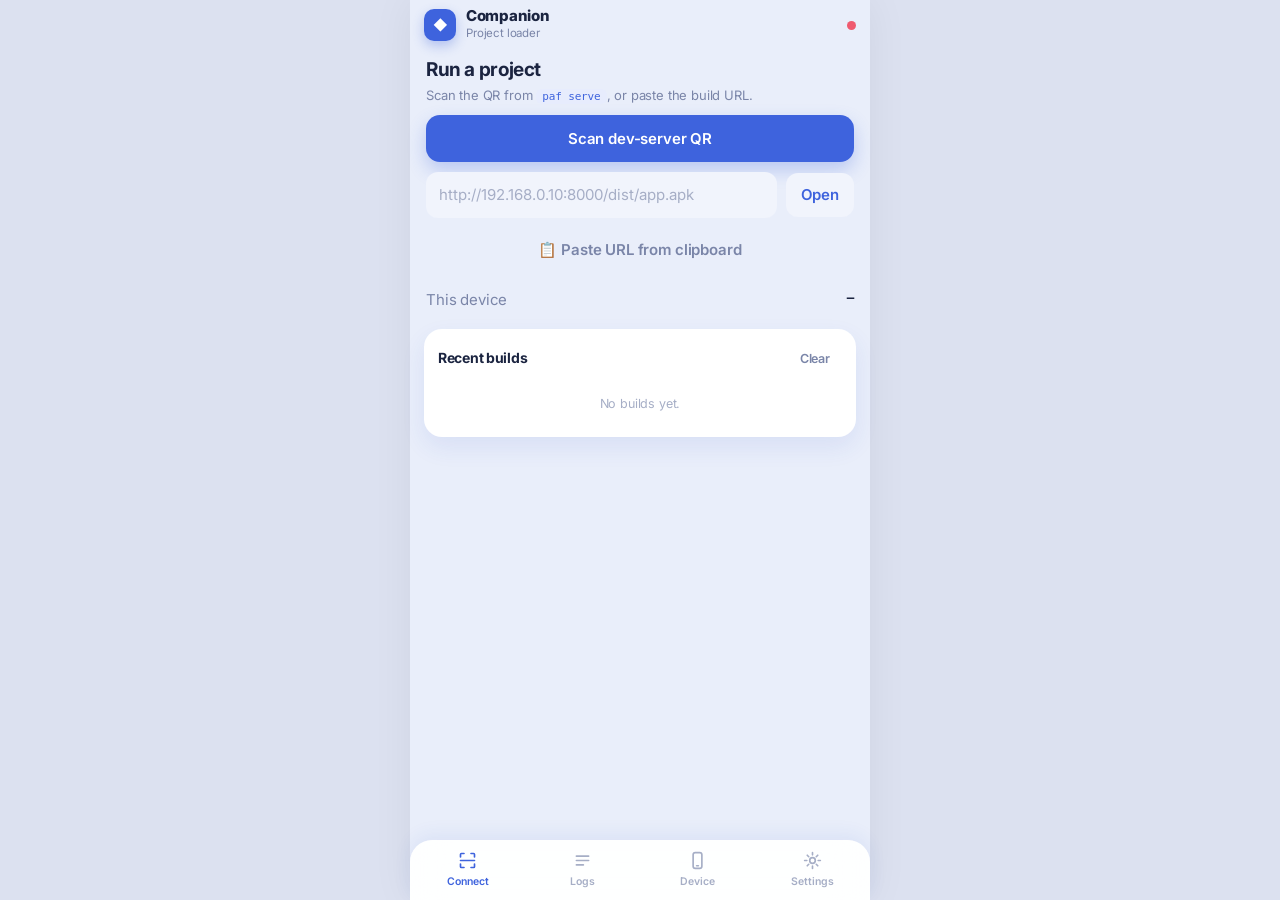
<file: companion/app/index.html>
<!DOCTYPE html>
<html lang="en">
<head>
  <meta charset="UTF-8">
  <meta name="viewport" content="width=device-width, initial-scale=1.0, maximum-scale=1.0, user-scalable=no, viewport-fit=cover">
  <title>ENPAF Companion</title>
  <script src="js/html5-qrcode.min.js"></script>
  <link rel="stylesheet" href="css/style.css">
  <link href="https://fonts.googleapis.com/css2?family=Inter:wght@400;500;600;700;800&display=swap" rel="stylesheet">
</head>
<body>

  <!-- Biometric lock overlay -->
  <div id="lock" class="lock hidden">
    <div class="lock-card">
      <div class="lock-logo">◆</div>
      <h1>ENPAF Companion</h1>
      <p class="muted">Locked — authenticate to continue</p>
      <button id="lock-btn" class="btn btn-primary btn-lg">🔓 Unlock</button>
      <p id="lock-msg" class="muted small"></p>
    </div>
  </div>

  <!-- Top app bar -->
  <header class="appbar">
    <div class="brand">
      <span class="logo">◆</span>
      <div>
        <div class="title" id="appbar-title">Companion</div>
        <div class="sub" id="appbar-sub">Project loader</div>
      </div>
    </div>
    <span class="conn-chip" id="conn-chip" title="Bridge status"></span>
  </header>

  <main id="app" class="content">

    <!-- ───────── Connect (loader) ───────── -->
    <section data-view="connect" class="view active">

      <div id="perm-banner" class="card warn-card hidden">
        <div><b>Installing apps is blocked</b><span class="muted small d-block">Allow ENPAF Companion to install apps so it can load your builds.</span></div>
        <button id="btn-allow-install" class="btn btn-primary full mt">Allow installs</button>
      </div>

      <div class="card hero">
        <h2>Run a project</h2>
        <p class="muted">Scan the QR from <code>paf serve</code>, or paste the build URL.</p>
        <button id="btn-scan" class="btn btn-primary btn-lg full">Scan dev-server QR</button>
        <div class="row mt">
          <input id="manual-url" class="input grow" placeholder="http://192.168.0.10:8000/dist/app.apk" inputmode="url">
          <button id="btn-manual" class="btn btn-secondary">Open</button>
        </div>
        <div class="row mt">
          <button id="btn-paste" class="btn btn-ghost grow">📋 Paste URL from clipboard</button>
        </div>
        <div class="kv mt"><span>This device</span><b id="net-self" class="mono small">—</b></div>
      </div>

      <div id="reader-card" class="card hidden">
        <div id="reader"></div>
        <button id="btn-close-scanner" class="btn btn-secondary full mt">Cancel</button>
      </div>

      <!-- Connect / install flow -->
      <div id="flow-card" class="card hidden">
        <div class="step">
          <div class="step-head"><span class="step-ic">📡</span><div><b>Network</b><span class="muted small d-block">Be on the dev machine's Wi-Fi</span></div></div>
          <div class="kv"><span>Server Wi-Fi</span><b id="flow-ssid">—</b></div>
          <div class="kv"><span>Build URL</span><b id="flow-url" class="mono small">—</b></div>
          <div id="flow-status" class="status-line warn">Waiting for server…</div>
          <div class="row">
            <button id="btn-wifi-connect" class="btn btn-secondary grow">Connect Wi-Fi</button>
            <button id="btn-wifi-settings" class="btn btn-ghost">Settings</button>
          </div>
        </div>
        <div class="step">
          <button id="btn-install" class="btn btn-success btn-lg full">Download &amp; Install</button>
          <div id="progress" class="progress hidden"><div id="progress-fill" class="progress-fill"></div></div>
          <div id="progress-text" class="muted small center hidden">0%</div>
        </div>
        <div class="kv-row">
          <div><b>Auto-reload watch</b><span class="muted small d-block">Alert when this build changes on the server</span></div>
          <label class="switch"><input type="checkbox" id="watch-toggle"><span class="slider"></span></label>
        </div>
        <div class="row mt">
          <button id="btn-fav-add" class="btn btn-ghost grow">☆ Save to favorites</button>
          <button id="btn-flow-back" class="btn btn-ghost">← Back</button>
        </div>
      </div>

      <div id="fav-card" class="card hidden">
        <div class="card-head"><h3>Favorites</h3></div>
        <ul id="favorites" class="list"></ul>
      </div>

      <div class="card">
        <div class="card-head"><h3>Recent builds</h3><button id="btn-clear-history" class="btn btn-ghost sm">Clear</button></div>
        <ul id="history" class="list"><li class="empty">No builds yet.</li></ul>
      </div>
    </section>

    <!-- ───────── Logs ───────── -->
    <section data-view="logs" class="view">
      <div class="card">
        <div class="card-head">
          <h3>Activity log</h3>
          <div class="row">
            <button id="btn-copy-log" class="btn btn-ghost sm">Copy</button>
            <button id="btn-clear-log" class="btn btn-ghost sm">Clear</button>
          </div>
        </div>
        <p class="muted small">Download &amp; install events and errors land here — handy when a build won't load.</p>
        <div id="logbox" class="logbox"><div class="empty">No activity yet.</div></div>
      </div>
    </section>

    <!-- ───────── Device (diagnostics) ───────── -->
    <section data-view="device" class="view">
      <div class="card">
        <div class="card-head"><h3>Device diagnostics</h3>
          <div class="row">
            <button id="btn-diag-refresh" class="btn btn-ghost sm">↻</button>
            <button id="btn-diag-copy" class="btn btn-ghost sm">Copy</button>
          </div>
        </div>
        <p class="muted small">The runtime your app will face on this phone.</p>
        <div id="diag-info" class="kv-list"><div class="empty">Loading…</div></div>
      </div>

      <div class="card">
        <div class="card-head"><h3>Connection tester</h3></div>
        <p class="muted small">Check a build URL is reachable and how fast it responds.</p>
        <div class="row">
          <input id="probe-url" class="input grow" placeholder="http://192.168.0.10:8000/dist/app.apk" inputmode="url">
          <button id="btn-probe" class="btn btn-secondary">Test</button>
        </div>
        <div id="probe-out" class="kv-list mt"></div>
      </div>
    </section>

    <!-- ───────── Settings ───────── -->
    <section data-view="settings" class="view">
      <div class="card">
        <h3>Security</h3>
        <div class="kv-row">
          <div><b>Biometric lock</b><span class="muted small d-block">Require fingerprint / face on launch</span></div>
          <label class="switch"><input type="checkbox" id="bio-toggle"><span class="slider"></span></label>
        </div>
        <div class="muted small mt" id="bio-state"></div>
      </div>
      <div class="card">
        <h3>Installation</h3>
        <div class="kv"><span>Install from this source</span><b id="install-perm-state">—</b></div>
        <button id="btn-fix-install" class="btn btn-secondary full mt">Open install settings</button>
      </div>
      <div class="card">
        <h3>Data</h3>
        <div class="kv-row">
          <div><b>Recent builds &amp; cache</b><span class="muted small d-block">Clears loader history and the activity log (favorites kept)</span></div>
          <button id="btn-clear-data" class="btn btn-secondary sm">Clear</button>
        </div>
      </div>
      <div class="card">
        <h3>About</h3>
        <div id="about-info" class="kv-list"></div>
      </div>
    </section>
  </main>

  <!-- Bottom navigation -->
  <nav class="tabbar">
    <button class="tab active" data-tab="connect">
      <svg viewBox="0 0 24 24"><path d="M4 8V5a1 1 0 0 1 1-1h3M16 4h3a1 1 0 0 1 1 1v3M20 16v3a1 1 0 0 1-1 1h-3M8 20H5a1 1 0 0 1-1-1v-3"/><line x1="4" y1="12" x2="20" y2="12"/></svg>
      <span>Connect</span>
    </button>
    <button class="tab" data-tab="logs">
      <svg viewBox="0 0 24 24"><line x1="5" y1="7" x2="19" y2="7"/><line x1="5" y1="12" x2="19" y2="12"/><line x1="5" y1="17" x2="13" y2="17"/></svg>
      <span>Logs</span>
    </button>
    <button class="tab" data-tab="device">
      <svg viewBox="0 0 24 24"><rect x="7" y="3" width="10" height="18" rx="2.5"/><line x1="11" y1="18" x2="13" y2="18"/></svg>
      <span>Device</span>
    </button>
    <button class="tab" data-tab="settings">
      <svg viewBox="0 0 24 24"><circle cx="12" cy="12" r="3.2"/><path d="M12 3v2.5M12 18.5V21M21 12h-2.5M5.5 12H3M18 6l-1.7 1.7M7.7 16.3 6 18M18 18l-1.7-1.7M7.7 7.7 6 6"/></svg>
      <span>Settings</span>
    </button>
  </nav>

  <div id="toast" class="toast"></div>
  <script src="js/app.js"></script>
</body>
</html>
</file>
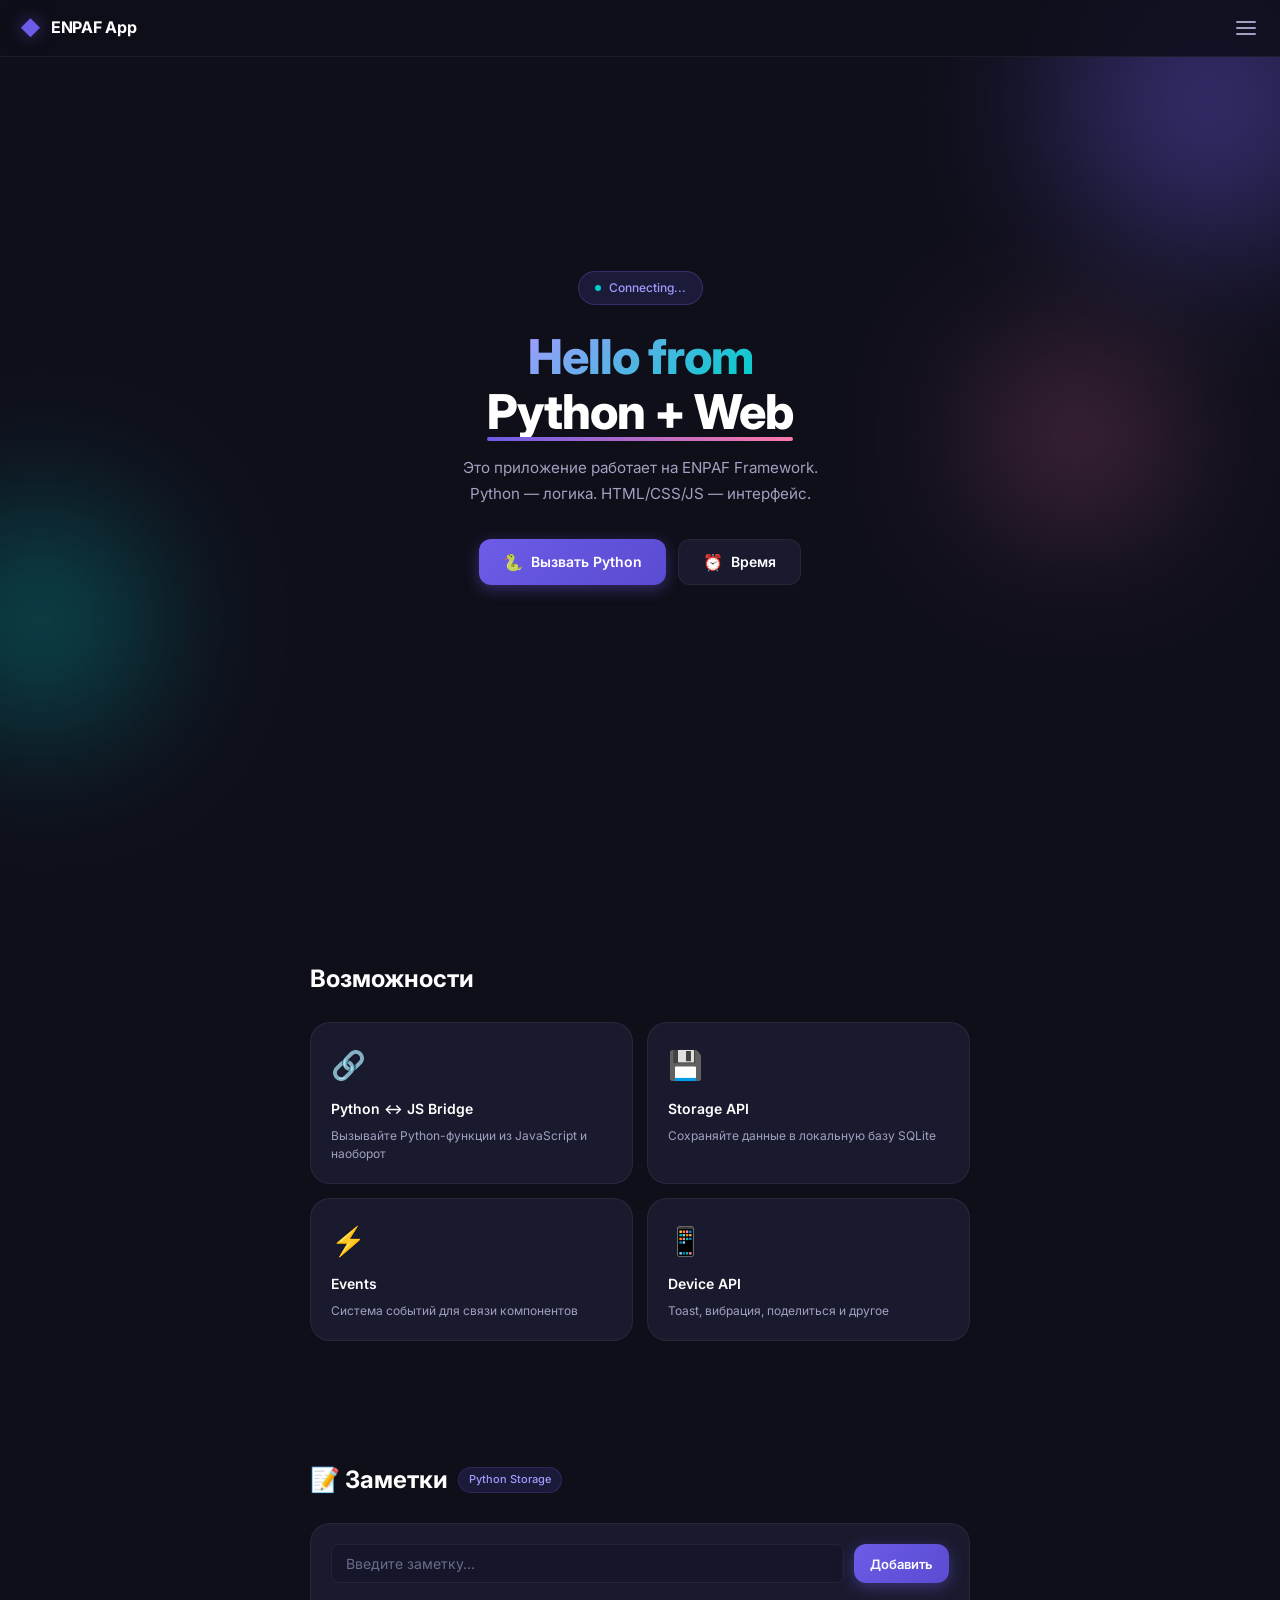
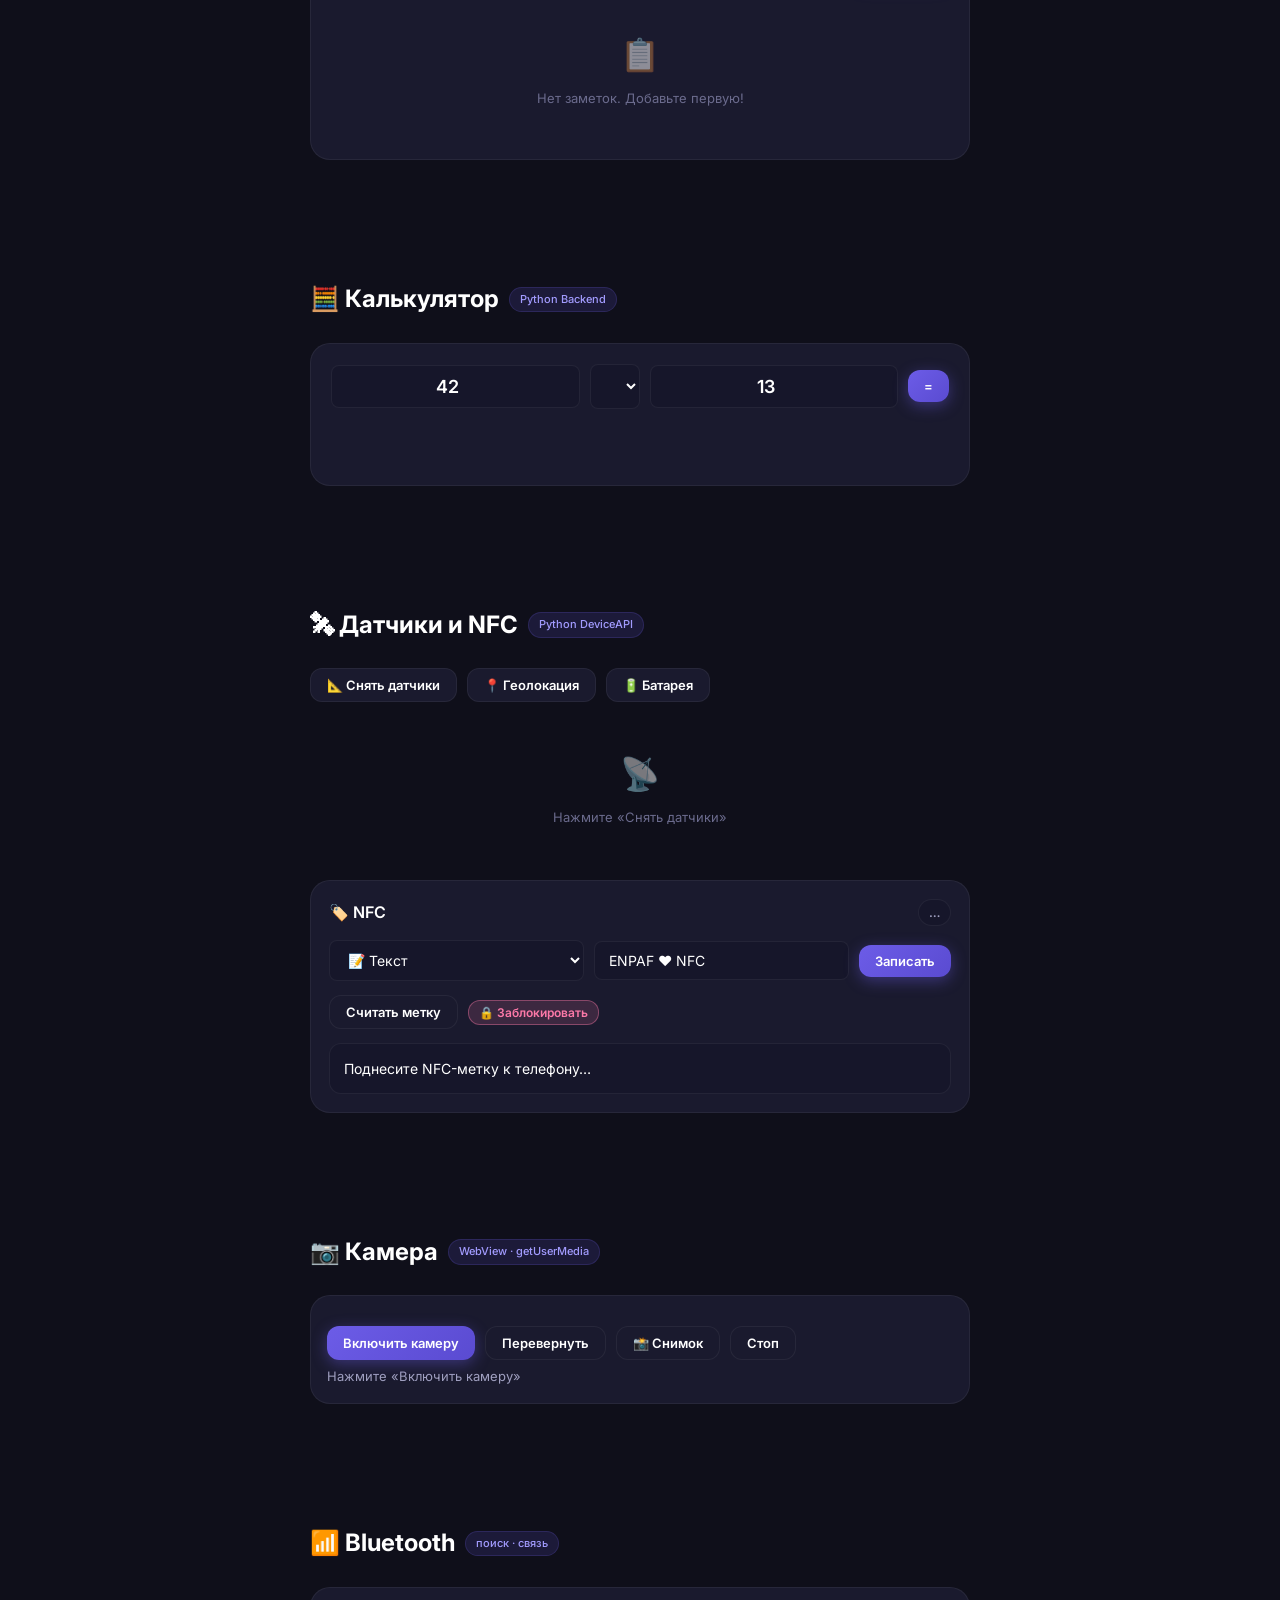
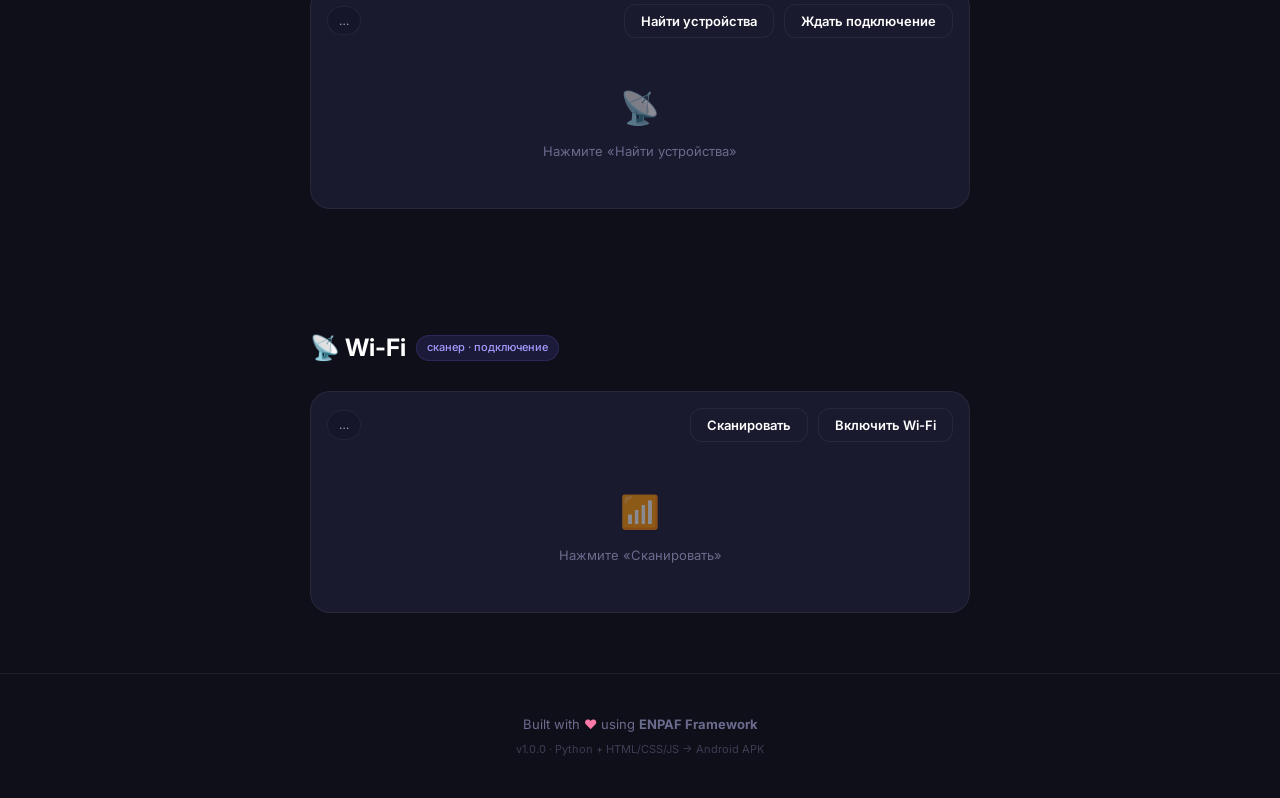
<file: testapp/app/index.html>
<!DOCTYPE html>
<html lang="ru">
<head>
    <meta charset="UTF-8">
    <meta name="viewport" content="width=device-width, initial-scale=1.0, maximum-scale=1.0, user-scalable=no">
    <title>ENPAF App</title>
    <link rel="stylesheet" href="css/style.css">
    <link href="https://fonts.googleapis.com/css2?family=Inter:wght@300;400;500;600;700;800&display=swap" rel="stylesheet">
</head>
<body>
    <!-- ─── Navigation ─────────────────────────────────── -->
    <nav class="navbar" id="navbar">
        <div class="nav-brand">
            <span class="nav-logo">◆</span>
            <span class="nav-title">ENPAF App</span>
        </div>
        <button class="nav-menu-btn" id="menuBtn" onclick="toggleMenu()">
            <span></span><span></span><span></span>
        </button>
    </nav>

    <!-- ─── Hero Section ──────────────────────────────── -->
    <section class="hero" id="hero">
        <div class="hero-bg-orbs">
            <div class="orb orb-1"></div>
            <div class="orb orb-2"></div>
            <div class="orb orb-3"></div>
        </div>
        <div class="hero-content">
            <div class="hero-badge" id="connectionBadge">
                <span class="badge-dot"></span>
                <span id="connectionText">Connecting...</span>
            </div>
            <h1 class="hero-title">
                <span class="gradient-text">Hello from</span><br>
                <span class="hero-highlight">Python + Web</span>
            </h1>
            <p class="hero-subtitle">
                Это приложение работает на ENPAF Framework.<br>
                Python — логика. HTML/CSS/JS — интерфейс.
            </p>
            <div class="hero-actions">
                <button class="btn btn-primary" onclick="callPython()">
                    <span class="btn-icon">🐍</span> Вызвать Python
                </button>
                <button class="btn btn-secondary" onclick="showTime()">
                    <span class="btn-icon">⏰</span> Время
                </button>
            </div>
            <div class="hero-result" id="heroResult"></div>
        </div>
    </section>

    <!-- ─── Features Cards ────────────────────────────── -->
    <section class="section" id="features">
        <h2 class="section-title">Возможности</h2>
        <div class="cards-grid">
            <div class="card card-bridge" onclick="demosBridge()">
                <div class="card-icon">🔗</div>
                <h3>Python ↔ JS Bridge</h3>
                <p>Вызывайте Python-функции из JavaScript и наоборот</p>
            </div>
            <div class="card card-storage" onclick="demosStorage()">
                <div class="card-icon">💾</div>
                <h3>Storage API</h3>
                <p>Сохраняйте данные в локальную базу SQLite</p>
            </div>
            <div class="card card-events" onclick="demosEvents()">
                <div class="card-icon">⚡</div>
                <h3>Events</h3>
                <p>Система событий для связи компонентов</p>
            </div>
            <div class="card card-device" onclick="demosDevice()">
                <div class="card-icon">📱</div>
                <h3>Device API</h3>
                <p>Toast, вибрация, поделиться и другое</p>
            </div>
        </div>
    </section>

    <!-- ─── Notes Demo ────────────────────────────────── -->
    <section class="section" id="notesSection">
        <h2 class="section-title">📝 Заметки <span class="title-badge">Python Storage</span></h2>
        <div class="notes-container">
            <div class="notes-input-group">
                <input type="text" id="noteInput" class="input" placeholder="Введите заметку..." 
                       onkeypress="if(event.key==='Enter')addNote()">
                <button class="btn btn-primary btn-sm" onclick="addNote()">Добавить</button>
            </div>
            <div class="notes-list" id="notesList">
                <div class="empty-state">
                    <span class="empty-icon">📋</span>
                    <p>Нет заметок. Добавьте первую!</p>
                </div>
            </div>
        </div>
    </section>

    <!-- ─── Calculator Demo ───────────────────────────── -->
    <section class="section" id="calcSection">
        <h2 class="section-title">🧮 Калькулятор <span class="title-badge">Python Backend</span></h2>
        <div class="calc-container">
            <div class="calc-row">
                <input type="number" id="calcA" class="input calc-input" placeholder="A" value="42">
                <select id="calcOp" class="input calc-op">
                    <option value="+">+</option>
                    <option value="-">−</option>
                    <option value="*">×</option>
                    <option value="/">÷</option>
                </select>
                <input type="number" id="calcB" class="input calc-input" placeholder="B" value="13">
                <button class="btn btn-primary btn-sm" onclick="calculate()">=</button>
            </div>
            <div class="calc-result" id="calcResult"></div>
        </div>
    </section>

    <!-- ─── Sensors & NFC Demo ───────────────────────── -->
    <section class="section" id="sensorsSection">
        <h2 class="section-title">🛰 Датчики и NFC <span class="title-badge">Python DeviceAPI</span></h2>

        <div class="sensor-actions">
            <button class="btn btn-secondary btn-sm" onclick="readSensors()">📐 Снять датчики</button>
            <button class="btn btn-secondary btn-sm" onclick="readLocation()">📍 Геолокация</button>
            <button class="btn btn-secondary btn-sm" onclick="readBattery()">🔋 Батарея</button>
        </div>
        <div class="sensor-grid" id="sensorGrid">
            <div class="empty-state"><span class="empty-icon">📡</span><p>Нажмите «Снять датчики»</p></div>
        </div>

        <div class="nfc-box">
            <div class="nfc-head">
                <span>🏷️ NFC</span>
                <span class="nfc-status" id="nfcStatus">…</span>
            </div>
            <div class="nfc-actions">
                <select id="nfcType" class="input" onchange="nfcTypeChange()">
                    <option value="text">📝 Текст</option>
                    <option value="uri">🔗 Ссылка (URL — откроется в браузере)</option>
                    <option value="app">📦 Приложение (пакет)</option>
                    <option value="email">✉️ Email</option>
                    <option value="tel">📞 Телефон</option>
                    <option value="wifi">📶 Wi-Fi</option>
                    <option value="contact">👤 Контакт</option>
                </select>
                <input type="text" id="nfcA" class="input" placeholder="Текст для записи…" value="ENPAF ❤ NFC">
                <input type="text" id="nfcB" class="input" placeholder="" style="display:none">
                <button class="btn btn-primary btn-sm" onclick="nfcWrite()">Записать</button>
            </div>
            <div class="nfc-actions">
                <button class="btn btn-secondary btn-sm" onclick="nfcRead()">Считать метку</button>
                <button class="btn btn-danger btn-sm" onclick="nfcLock()">🔒 Заблокировать</button>
            </div>
            <div class="nfc-result" id="nfcResult">Поднесите NFC-метку к телефону…</div>
        </div>
    </section>

    <!-- ─── Camera Demo ──────────────────────────────── -->
    <section class="section" id="cameraSection">
        <h2 class="section-title">📷 Камера <span class="title-badge">WebView · getUserMedia</span></h2>
        <div class="cam-box">
            <video id="cam" class="cam-view" autoplay playsinline muted></video>
            <img id="shot" class="cam-shot" alt="" style="display:none">
            <div class="cam-actions">
                <button class="btn btn-primary btn-sm" onclick="camStart()">Включить камеру</button>
                <button class="btn btn-secondary btn-sm" onclick="camFlip()">Перевернуть</button>
                <button class="btn btn-secondary btn-sm" onclick="camShot()">📸 Снимок</button>
                <button class="btn btn-secondary btn-sm" onclick="camStop()">Стоп</button>
            </div>
            <div class="cam-hint" id="camHint">Нажмите «Включить камеру»</div>
        </div>
    </section>

    <!-- ─── Bluetooth Demo ───────────────────────────── -->
    <section class="section" id="btSection">
        <h2 class="section-title">📶 Bluetooth <span class="title-badge">поиск · связь</span></h2>
        <div class="mod-box">
            <div class="mod-bar">
                <span class="mod-status" id="btStatus">…</span>
                <button class="btn btn-secondary btn-sm" onclick="btDiscover()">Найти устройства</button>
                <button class="btn btn-secondary btn-sm" onclick="btListen()">Ждать подключение</button>
            </div>
            <div class="bt-list" id="btList"><div class="empty-state"><span class="empty-icon">📡</span><p>Нажмите «Найти устройства»</p></div></div>
            <div class="chat" id="btChat" style="display:none">
                <div class="chat-log" id="btLog"></div>
                <div class="chat-input">
                    <input type="text" id="btMsg" class="input" placeholder="Сообщение…" onkeypress="if(event.key==='Enter')btSend()">
                    <button class="btn btn-primary btn-sm" onclick="btSend()">Отпр.</button>
                    <button class="btn btn-danger btn-sm" onclick="btDisconnect()">✕</button>
                </div>
            </div>
        </div>
    </section>

    <!-- ─── Wi-Fi Demo ───────────────────────────────── -->
    <section class="section" id="wifiSection">
        <h2 class="section-title">📡 Wi-Fi <span class="title-badge">сканер · подключение</span></h2>
        <div class="mod-box">
            <div class="mod-bar">
                <span class="mod-status" id="wifiStatus">…</span>
                <button class="btn btn-secondary btn-sm" onclick="wifiScan()">Сканировать</button>
                <button class="btn btn-secondary btn-sm" onclick="enpaf.wifi.enable()">Включить Wi-Fi</button>
            </div>
            <div class="bt-list" id="wifiList"><div class="empty-state"><span class="empty-icon">📶</span><p>Нажмите «Сканировать»</p></div></div>
        </div>
    </section>

    <!-- ─── Footer ────────────────────────────────────── -->
    <footer class="footer">
        <p>Built with <span class="heart">♥</span> using <strong>ENPAF Framework</strong></p>
        <p class="footer-version">v1.0.0 · Python + HTML/CSS/JS → Android APK</p>
    </footer>

    <script src="js/app.js"></script>
</body>
</html>
</file>
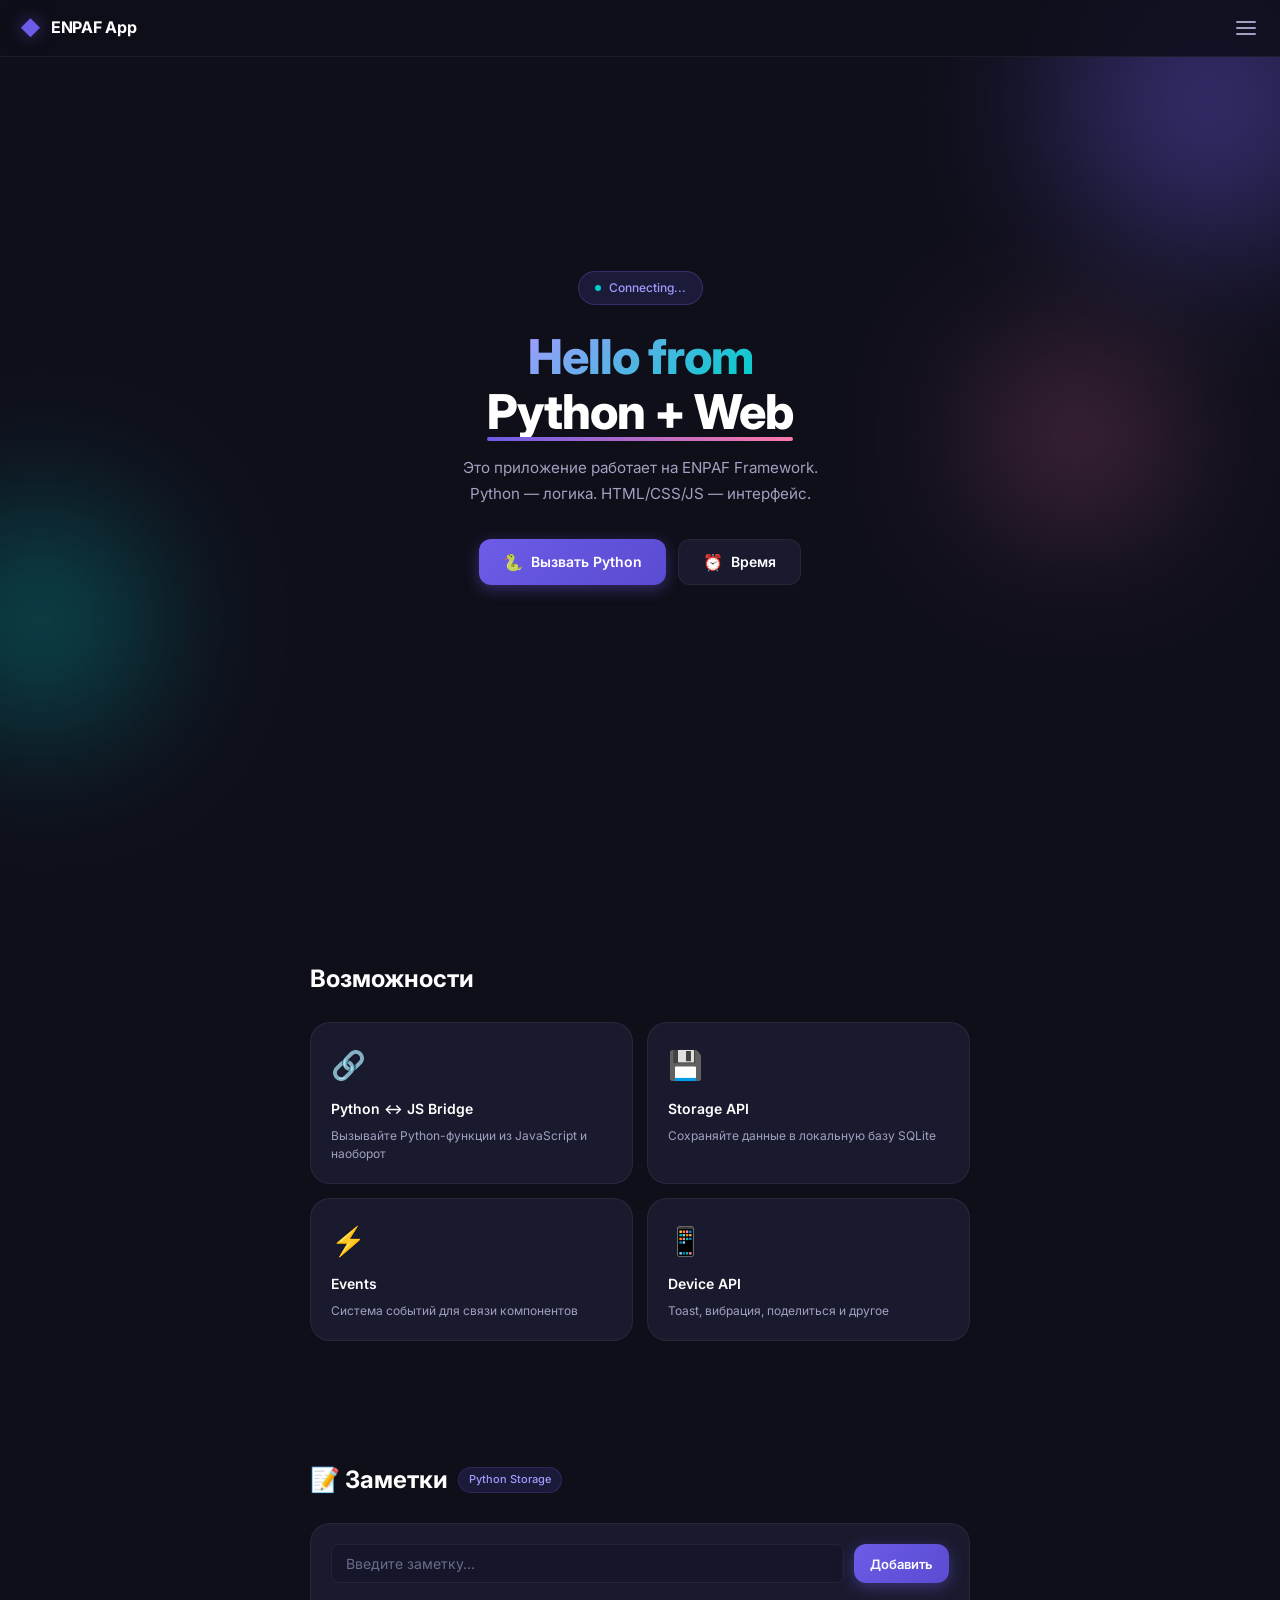
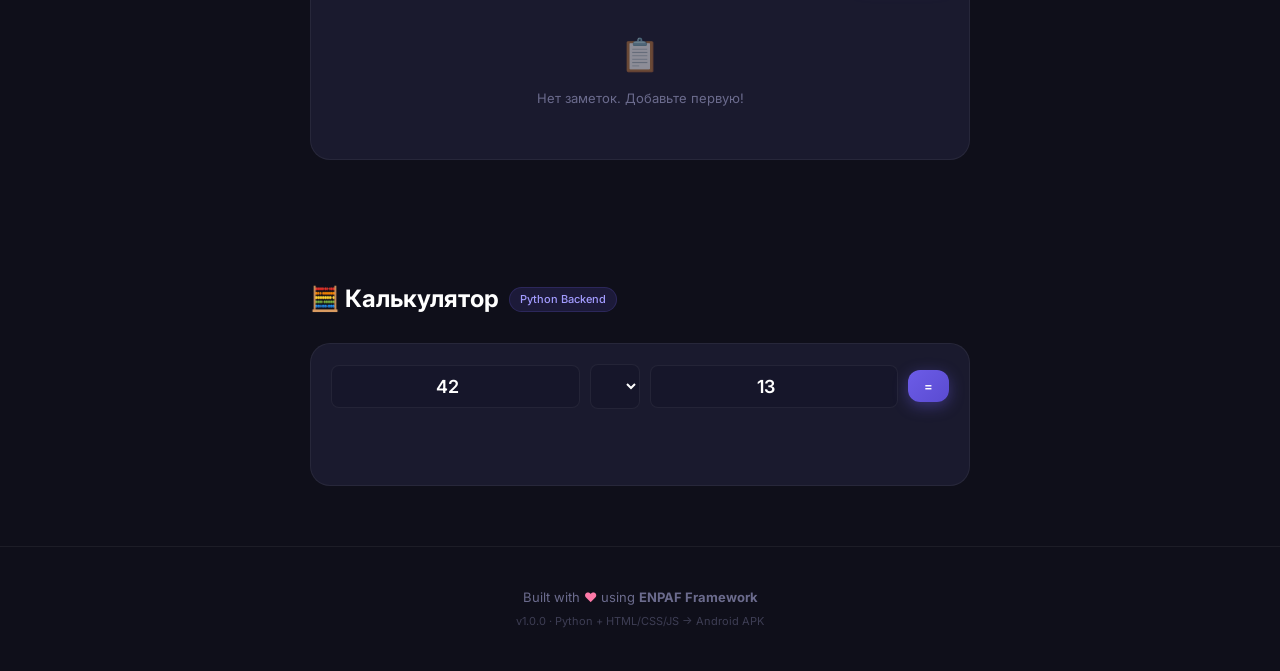
<file: enpaf/template/app/index.html>
<!DOCTYPE html>
<html lang="ru">
<head>
    <meta charset="UTF-8">
    <meta name="viewport" content="width=device-width, initial-scale=1.0, maximum-scale=1.0, user-scalable=no">
    <title>ENPAF App</title>
    <link rel="stylesheet" href="css/style.css">
    <link href="https://fonts.googleapis.com/css2?family=Inter:wght@300;400;500;600;700;800&display=swap" rel="stylesheet">
</head>
<body>
    <!-- ─── Navigation ─────────────────────────────────── -->
    <nav class="navbar" id="navbar">
        <div class="nav-brand">
            <span class="nav-logo">◆</span>
            <span class="nav-title">ENPAF App</span>
        </div>
        <button class="nav-menu-btn" id="menuBtn" onclick="toggleMenu()">
            <span></span><span></span><span></span>
        </button>
    </nav>

    <!-- ─── Hero Section ──────────────────────────────── -->
    <section class="hero" id="hero">
        <div class="hero-bg-orbs">
            <div class="orb orb-1"></div>
            <div class="orb orb-2"></div>
            <div class="orb orb-3"></div>
        </div>
        <div class="hero-content">
            <div class="hero-badge" id="connectionBadge">
                <span class="badge-dot"></span>
                <span id="connectionText">Connecting...</span>
            </div>
            <h1 class="hero-title">
                <span class="gradient-text">Hello from</span><br>
                <span class="hero-highlight">Python + Web</span>
            </h1>
            <p class="hero-subtitle">
                Это приложение работает на ENPAF Framework.<br>
                Python — логика. HTML/CSS/JS — интерфейс.
            </p>
            <div class="hero-actions">
                <button class="btn btn-primary" onclick="callPython()">
                    <span class="btn-icon">🐍</span> Вызвать Python
                </button>
                <button class="btn btn-secondary" onclick="showTime()">
                    <span class="btn-icon">⏰</span> Время
                </button>
            </div>
            <div class="hero-result" id="heroResult"></div>
        </div>
    </section>

    <!-- ─── Features Cards ────────────────────────────── -->
    <section class="section" id="features">
        <h2 class="section-title">Возможности</h2>
        <div class="cards-grid">
            <div class="card card-bridge" onclick="demosBridge()">
                <div class="card-icon">🔗</div>
                <h3>Python ↔ JS Bridge</h3>
                <p>Вызывайте Python-функции из JavaScript и наоборот</p>
            </div>
            <div class="card card-storage" onclick="demosStorage()">
                <div class="card-icon">💾</div>
                <h3>Storage API</h3>
                <p>Сохраняйте данные в локальную базу SQLite</p>
            </div>
            <div class="card card-events" onclick="demosEvents()">
                <div class="card-icon">⚡</div>
                <h3>Events</h3>
                <p>Система событий для связи компонентов</p>
            </div>
            <div class="card card-device" onclick="demosDevice()">
                <div class="card-icon">📱</div>
                <h3>Device API</h3>
                <p>Toast, вибрация, поделиться и другое</p>
            </div>
        </div>
    </section>

    <!-- ─── Notes Demo ────────────────────────────────── -->
    <section class="section" id="notesSection">
        <h2 class="section-title">📝 Заметки <span class="title-badge">Python Storage</span></h2>
        <div class="notes-container">
            <div class="notes-input-group">
                <input type="text" id="noteInput" class="input" placeholder="Введите заметку..." 
                       onkeypress="if(event.key==='Enter')addNote()">
                <button class="btn btn-primary btn-sm" onclick="addNote()">Добавить</button>
            </div>
            <div class="notes-list" id="notesList">
                <div class="empty-state">
                    <span class="empty-icon">📋</span>
                    <p>Нет заметок. Добавьте первую!</p>
                </div>
            </div>
        </div>
    </section>

    <!-- ─── Calculator Demo ───────────────────────────── -->
    <section class="section" id="calcSection">
        <h2 class="section-title">🧮 Калькулятор <span class="title-badge">Python Backend</span></h2>
        <div class="calc-container">
            <div class="calc-row">
                <input type="number" id="calcA" class="input calc-input" placeholder="A" value="42">
                <select id="calcOp" class="input calc-op">
                    <option value="+">+</option>
                    <option value="-">−</option>
                    <option value="*">×</option>
                    <option value="/">÷</option>
                </select>
                <input type="number" id="calcB" class="input calc-input" placeholder="B" value="13">
                <button class="btn btn-primary btn-sm" onclick="calculate()">=</button>
            </div>
            <div class="calc-result" id="calcResult"></div>
        </div>
    </section>

    <!-- ─── Footer ────────────────────────────────────── -->
    <footer class="footer">
        <p>Built with <span class="heart">♥</span> using <strong>ENPAF Framework</strong></p>
        <p class="footer-version">v1.0.0 · Python + HTML/CSS/JS → Android APK</p>
    </footer>

    <script src="js/app.js"></script>
</body>
</html>
</file>
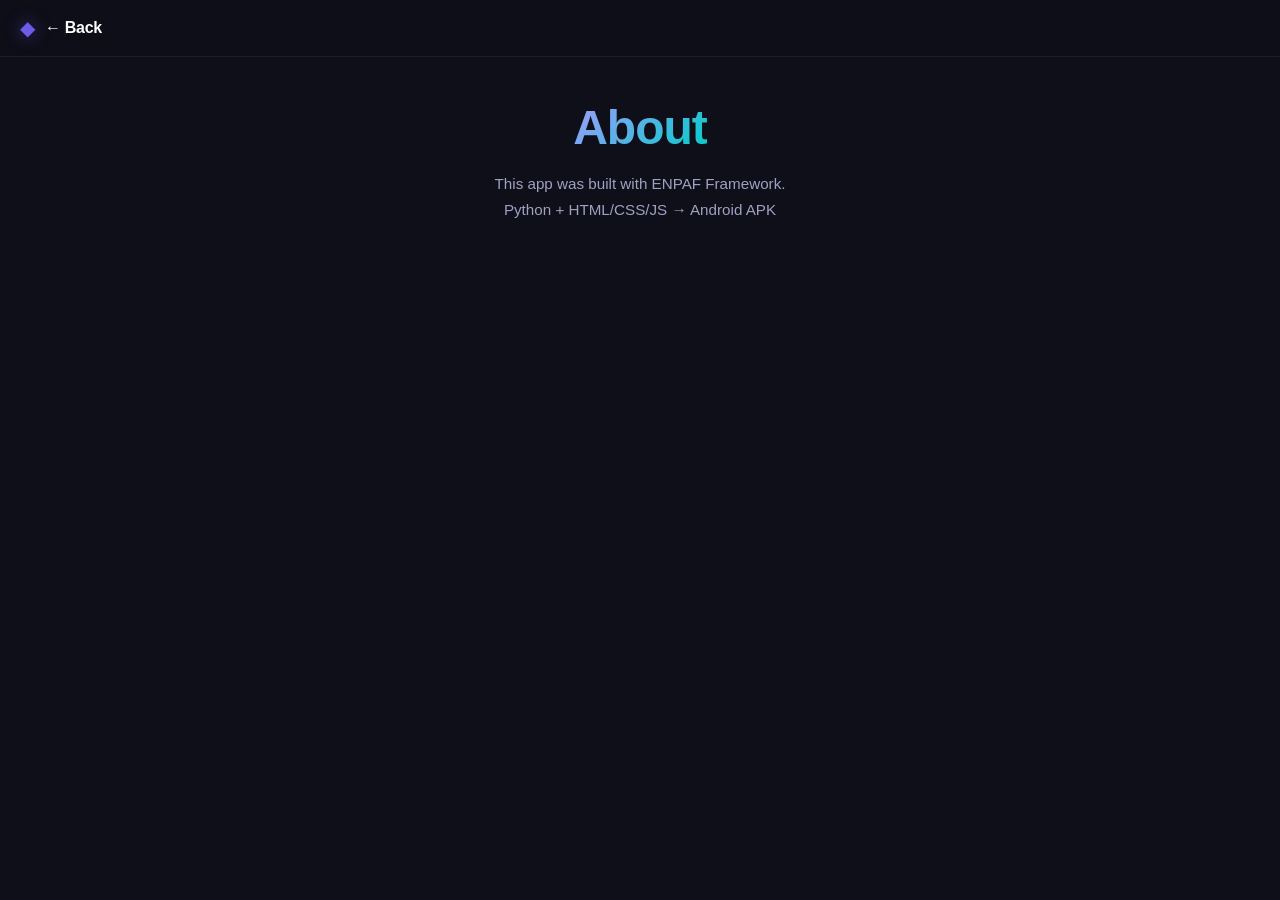
<file: testapp/app/pages/about.html>
<!-- About page placeholder -->
<!DOCTYPE html>
<html lang="ru">
<head>
    <meta charset="UTF-8">
    <meta name="viewport" content="width=device-width, initial-scale=1.0">
    <title>About</title>
    <link rel="stylesheet" href="../css/style.css">
</head>
<body>
    <nav class="navbar">
        <div class="nav-brand">
            <a href="/" style="color: inherit; text-decoration: none; display: flex; align-items: center; gap: 10px;">
                <span class="nav-logo">◆</span>
                <span class="nav-title">← Back</span>
            </a>
        </div>
    </nav>

    <section class="hero" style="min-height: auto; padding-top: 100px;">
        <div class="hero-content">
            <h1 class="hero-title">
                <span class="gradient-text">About</span>
            </h1>
            <p class="hero-subtitle">
                This app was built with ENPAF Framework.<br>
                Python + HTML/CSS/JS → Android APK
            </p>
        </div>
    </section>

    <script src="../js/app.js"></script>
</body>
</html>
</file>
<file: companion/app/css/style.css>
/* ───────────────────────── ENPAF Companion — UI ─────────────────────────
   Light, compact smart-home style: soft blue-gray page, white cards with soft
   blue shadows, one royal-blue accent, blue toggles. Tight spacing. */

:root {
  --bg: #E9EEFA;
  --surface: #FFFFFF;
  --surface-2: #F1F4FC;
  --surface-3: #E7ECF8;
  --hair: rgba(40,55,110,.08);
  --txt: #1B2440;
  --mut: #7A85A8;
  --dim: #A6AEC6;
  --accent: #3E63DD;
  --accent-2: #6E8BF5;
  --accent-soft: #E7ECFD;
  --on-accent: #FFFFFF;
  --ok: #22C55E;
  --warn: #E8A23D;
  --err: #EF5A6F;
  --shadow: 0 10px 24px rgba(48,78,196,.09);
  --font: 'Inter', -apple-system, BlinkMacSystemFont, 'Segoe UI', Roboto, sans-serif;
  --mono: ui-monospace, 'SF Mono', 'JetBrains Mono', Consolas, monospace;
  --appbar-h: 50px;
  --tabbar-h: 60px;
  --pad: 14px;
  --app-w: 460px;   /* phone-width column; on desktop it stays centered */
}
* { box-sizing: border-box; -webkit-tap-highlight-color: transparent; }
html { background: #dce1f0; height: 100%; }
body {
  font: 15px/1.45 var(--font); color: var(--txt); background: var(--bg);
  letter-spacing: -0.011em;
  -webkit-font-smoothing: antialiased;
  margin: 0 auto;
  max-width: var(--app-w);
  min-height: 100%;
  box-shadow: 0 0 40px rgba(0,0,0,0.06);
  position: relative;
  overflow-x: hidden;
}
h1, h2, h3 { margin: 0; font-weight: 700; letter-spacing: -0.02em; }
h2 { font-size: 19px; }
h3 { font-size: 14px; font-weight: 700; }
.muted { color: var(--mut); }
.small { font-size: 12.5px; }
.mono { font-family: var(--mono); }
.center { text-align: center; }
.d-block { display: block; }
.mt { margin-top: 10px; }
.hidden { display: none !important; }
code { font-family: var(--mono); font-size: .85em; color: var(--accent);
  background: var(--accent-soft); padding: 1px 6px; border-radius: 6px; }

/* App bar */
.appbar {
  position: sticky; top: 0; z-index: 20; min-height: var(--appbar-h);
  width: 100%; max-width: var(--app-w); margin: 0 auto;
  display: flex; align-items: center; gap: 11px;
  padding: 7px var(--pad); padding-top: calc(7px + env(safe-area-inset-top));
  background: var(--bg);
}
.brand { display: flex; align-items: center; gap: 10px; flex: 1; min-width: 0; }
.logo { width: 32px; height: 32px; border-radius: 10px; display: grid; place-items: center;
  font-size: 14px; color: #fff; background: var(--accent); box-shadow: 0 5px 12px rgba(62,99,221,.32); }
.brand .title { font-weight: 800; font-size: 15px; line-height: 1.1; letter-spacing: -0.02em; }
.brand .sub { font-size: 11.5px; color: var(--mut); }
.conn-chip { width: 9px; height: 9px; border-radius: 50%; background: var(--err); transition: background .3s; }
.conn-chip.on { background: var(--ok); }

/* Content + views */
.content { max-width: var(--app-w); margin: 0 auto; padding: 2px var(--pad) calc(var(--tabbar-h) + env(safe-area-inset-bottom) + 24px); }
.view { display: none; flex-direction: column; gap: 11px; animation: fade .2s ease; }
.view.active { display: flex; }
@keyframes fade { from { opacity: 0; transform: translateY(5px); } to { opacity: 1; transform: none; } }

/* Cards — white with a soft blue shadow */
.card { background: var(--surface); border-radius: 18px; padding: 14px; box-shadow: var(--shadow); }
.card.hero { background: none; box-shadow: none; padding: 4px 2px 0; }
.card.hero h2 { margin-bottom: 2px; }
.card.hero .muted { font-size: 13px; margin: 2px 0 10px; }
.card-head { display: flex; align-items: center; justify-content: space-between; gap: 10px; margin-bottom: 10px; }
.card > h3 { margin-bottom: 10px; }

/* Buttons */
.btn { font: inherit; font-weight: 600; letter-spacing: -0.01em; cursor: pointer; border: none;
  border-radius: 12px; padding: 11px 15px; transition: transform .08s, background .15s, opacity .15s;
  display: inline-flex; align-items: center; justify-content: center; gap: 8px; white-space: nowrap; color: var(--txt); }
.btn:active { transform: scale(.98); }
.btn:disabled { opacity: .45; pointer-events: none; }
.btn-primary { background: var(--accent); color: var(--on-accent); box-shadow: 0 8px 18px rgba(62,99,221,.28); }
.btn-primary:hover { background: #3556cf; }
.btn-secondary { background: var(--surface-2); color: var(--accent); }
.btn-secondary:hover { background: var(--accent-soft); }
.btn-ghost { background: transparent; color: var(--mut); }
.btn-ghost:hover { color: var(--txt); }
.btn-success { background: var(--accent); color: #fff; box-shadow: 0 8px 18px rgba(62,99,221,.28); }
.btn-danger { background: transparent; color: var(--err); }
.btn-lg { padding: 13px 16px; font-size: 15px; border-radius: 14px; }
.btn.sm { padding: 7px 12px; font-size: 12.5px; border-radius: 10px; }
.btn.full { width: 100%; }
.btn.grow { flex: 1; }

.row { display: flex; gap: 9px; align-items: center; }
.input { font: inherit; color: var(--txt); background: var(--surface-2); border: none;
  border-radius: 12px; padding: 12px 13px; width: 100%; }
.input::placeholder { color: var(--dim); }
.input:focus { outline: none; box-shadow: 0 0 0 3px var(--accent-soft); }
.grow { flex: 1; min-width: 0; }

#reader { border-radius: 14px; overflow: hidden; }

/* Flow / steps */
.step { padding: 12px 0; border-bottom: 1px solid var(--hair); }
.step:first-child { padding-top: 0; }
.step:last-of-type { border-bottom: none; padding-bottom: 2px; }
.step-head { display: flex; align-items: center; gap: 11px; margin-bottom: 10px; }
.step-ic { width: 34px; height: 34px; border-radius: 11px; display: grid; place-items: center;
  background: var(--accent-soft); color: var(--accent); font-size: 16px; }
.kv { display: flex; justify-content: space-between; gap: 12px; padding: 7px 0; }
.kv + .kv { border-top: 1px solid var(--hair); }
.kv span { color: var(--mut); }
.kv b { text-align: right; word-break: break-all; font-weight: 600; }
.status-line { font-size: 12.5px; margin: 10px 0; padding: 9px 12px; border-radius: 11px; background: var(--surface-2); }
.status-line.warn { color: #b97e1e; background: #fbf2e3; }
.status-line.ok { color: #15803d; background: #e7f7ee; }
.status-line.err { color: var(--err); background: #fde9ec; }

/* Progress */
.progress { height: 7px; background: var(--surface-3); border-radius: 99px; overflow: hidden; margin-top: 11px; }
.progress-fill { height: 100%; width: 0; background: var(--accent); transition: width .2s; border-radius: 99px; }

/* Lists */
.list { list-style: none; margin: 0; padding: 0; display: flex; flex-direction: column; gap: 7px; }
.list .empty, .empty { color: var(--dim); font-size: 12.5px; padding: 10px 2px; text-align: center; }
.list li.row-item { display: flex; align-items: center; justify-content: space-between; gap: 12px;
  background: var(--surface-2); border-radius: 12px; padding: 10px 13px; }
.row-item .name { font-weight: 600; }
.row-item .sub { color: var(--dim); font-size: 12px; margin-top: 2px; word-break: break-all; }

/* Key/value blocks */
.kv-list { display: flex; flex-direction: column; }
.kv-list .kv { padding: 8px 0; }
.kv-list .kv:first-child { padding-top: 0; }
.kv-list .kv + .kv { border-top: 1px solid var(--hair); }
.kv-row { display: flex; align-items: center; justify-content: space-between; gap: 14px; }

/* Sensors */
.sensor-grid { display: grid; gap: 8px; grid-template-columns: repeat(auto-fit, minmax(112px, 1fr)); }
.sensor-card { background: var(--surface-2); border-radius: 13px; padding: 11px 12px; }
.sensor-card .l { color: var(--mut); font-size: 11px; }
.sensor-card .v { font-weight: 700; font-size: 15px; margin-top: 4px; word-break: break-word; font-variant-numeric: tabular-nums; color: var(--accent); }

/* Chips */
.chip-row { display: flex; flex-wrap: wrap; gap: 8px; }

/* Switch (blue) */
.switch { position: relative; width: 44px; height: 26px; flex: 0 0 auto; }
.switch input { opacity: 0; width: 0; height: 0; position: absolute; }
.slider { position: absolute; inset: 0; border-radius: 999px; background: var(--surface-3); transition: .18s; cursor: pointer; }
.slider::before { content: ""; position: absolute; width: 20px; height: 20px; left: 3px; top: 3px;
  border-radius: 50%; background: #fff; box-shadow: 0 2px 5px rgba(40,55,110,.25); transition: .18s; }
.switch input:checked + .slider { background: var(--accent); }
.switch input:checked + .slider::before { transform: translateX(18px); }

/* Permission rows */
.perm-row { display: flex; align-items: center; justify-content: space-between; gap: 10px;
  background: var(--surface-2); border-radius: 12px; padding: 10px 13px; }
.perm-row .badge { font-size: 11px; font-weight: 700; padding: 3px 9px; border-radius: 99px; cursor: pointer; }
.badge.granted { background: #e7f7ee; color: #15803d; cursor: default; }
.badge.denied { background: var(--accent-soft); color: var(--accent); }

/* Tab bar — white, soft shadow */
.tabbar { position: fixed; left: 50%; transform: translateX(-50%); bottom: 0; z-index: 25;
  width: 100%; max-width: var(--app-w); height: var(--tabbar-h);
  padding-bottom: env(safe-area-inset-bottom);
  display: flex;
  background: rgba(255,255,255,.95);
  backdrop-filter: blur(18px); box-shadow: 0 -6px 18px rgba(48,78,196,.07);
  border-radius: 22px 22px 0 0; }
.tab { background: none; border: none; cursor: pointer; color: var(--dim);
  flex: 1 1 0; min-width: 0;
  display: flex; flex-direction: column; align-items: center; justify-content: center; gap: 3px;
  font: inherit; font-size: 10.5px; font-weight: 600; transition: color .15s; }
.tab svg { width: 21px; height: 21px; stroke: currentColor; fill: none; stroke-width: 1.9;
  stroke-linecap: round; stroke-linejoin: round; }
.tab.active { color: var(--accent); }

/* Lock overlay */
.lock { position: fixed; inset: 0; z-index: 100; display: grid; place-items: center; padding: 28px; background: var(--bg); }
.lock-card { text-align: center; max-width: 320px; }
.lock-logo { width: 64px; height: 64px; border-radius: 20px; display: grid; place-items: center; margin: 0 auto 18px;
  font-size: 28px; color: #fff; background: var(--accent); box-shadow: 0 12px 26px rgba(62,99,221,.38); }
.lock-card h1 { font-size: 20px; font-weight: 800; }
.lock-card .btn { margin-top: 22px; min-width: 200px; }

/* Toast */
.toast { position: fixed; left: 50%; bottom: calc(var(--tabbar-h) + 14px); transform: translateX(-50%) translateY(18px);
  background: #1B2440; color: #fff; padding: 11px 17px; border-radius: 13px;
  font-weight: 600; font-size: 13px; opacity: 0; pointer-events: none; transition: .25s; z-index: 110;
  box-shadow: 0 14px 34px rgba(27,36,64,.32); }
.toast.show { opacity: 1; transform: translateX(-50%) translateY(0); }
.toast.err { background: #b3263a; }

/* Install-permission banner */
.warn-card { border: 1px solid rgba(232,162,61,.35); background: #FFF7EA; }

/* Inline status text */
.ok-text { color: var(--ok); font-weight: 700; }
.warn-text { color: var(--warn); font-weight: 700; }

/* Activity log */
.logbox {
  margin-top: 10px; max-height: 60vh; overflow-y: auto;
  background: var(--surface-2); border: 1px solid var(--hair); border-radius: 12px;
  padding: 10px 12px; font: 12px/1.5 var(--mono); color: var(--txt);
}
.logbox .empty { font-family: var(--font); color: var(--mut); padding: 10px 2px; }
.logline { padding: 2px 0; border-bottom: 1px solid rgba(40,55,110,.05); word-break: break-word; }
.logline:last-child { border-bottom: 0; }
.logline .t { color: var(--dim); margin-right: 8px; }
.logline.ok { color: #1c9c4d; }
.logline.err { color: #c23048; }
</file>
<file: testapp/app/css/style.css>
/* ═══════════════════════════════════════════════════════
   ENPAF Default App Styles
   A modern, vibrant mobile-first design system
   ═══════════════════════════════════════════════════════ */

/* ─── CSS Variables ────────────────────────────────────── */
:root {
    --primary: #6C5CE7;
    --primary-light: #A29BFE;
    --primary-dark: #5A4BD1;
    --secondary: #00CEC9;
    --accent: #FD79A8;
    --accent-2: #FDCB6E;
    
    --bg-dark: #0F0F1A;
    --bg-card: #1A1A2E;
    --bg-card-hover: #222240;
    --bg-input: #16162A;
    
    --text-primary: #FFFFFF;
    --text-secondary: #A0A0C0;
    --text-dim: #6B6B8D;
    
    --border: rgba(255, 255, 255, 0.06);
    --border-focus: rgba(108, 92, 231, 0.5);
    
    --shadow-sm: 0 2px 8px rgba(0, 0, 0, 0.2);
    --shadow-md: 0 4px 20px rgba(0, 0, 0, 0.3);
    --shadow-lg: 0 8px 40px rgba(0, 0, 0, 0.4);
    --shadow-glow: 0 0 30px rgba(108, 92, 231, 0.3);
    
    --radius-sm: 8px;
    --radius-md: 12px;
    --radius-lg: 20px;
    --radius-xl: 28px;
    
    --font: 'Inter', -apple-system, BlinkMacSystemFont, 'Segoe UI', Roboto, sans-serif;
    --transition: all 0.3s cubic-bezier(0.4, 0, 0.2, 1);
}

/* ─── Reset & Base ─────────────────────────────────────── */
*, *::before, *::after {
    margin: 0;
    padding: 0;
    box-sizing: border-box;
}

html {
    font-size: 16px;
    scroll-behavior: smooth;
    -webkit-tap-highlight-color: transparent;
}

body {
    font-family: var(--font);
    background: var(--bg-dark);
    color: var(--text-primary);
    line-height: 1.6;
    overflow-x: hidden;
    min-height: 100vh;
    -webkit-font-smoothing: antialiased;
}

/* ─── Scrollbar ────────────────────────────────────────── */
::-webkit-scrollbar {
    width: 6px;
}
::-webkit-scrollbar-track {
    background: transparent;
}
::-webkit-scrollbar-thumb {
    background: var(--primary-dark);
    border-radius: 3px;
}

/* ─── Navbar ───────────────────────────────────────────── */
.navbar {
    position: fixed;
    top: 0;
    left: 0;
    right: 0;
    z-index: 100;
    display: flex;
    align-items: center;
    justify-content: space-between;
    padding: 12px 20px;
    background: rgba(15, 15, 26, 0.85);
    backdrop-filter: blur(20px);
    -webkit-backdrop-filter: blur(20px);
    border-bottom: 1px solid var(--border);
}

.nav-brand {
    display: flex;
    align-items: center;
    gap: 10px;
}

.nav-logo {
    font-size: 20px;
    color: var(--primary);
    filter: drop-shadow(0 0 8px rgba(108, 92, 231, 0.5));
}

.nav-title {
    font-weight: 700;
    font-size: 16px;
    letter-spacing: -0.3px;
}

.nav-menu-btn {
    display: flex;
    flex-direction: column;
    gap: 4px;
    background: none;
    border: none;
    cursor: pointer;
    padding: 4px;
}

.nav-menu-btn span {
    width: 20px;
    height: 2px;
    background: var(--text-secondary);
    border-radius: 2px;
    transition: var(--transition);
}

/* ─── Hero Section ─────────────────────────────────────── */
.hero {
    position: relative;
    min-height: 100vh;
    display: flex;
    align-items: center;
    justify-content: center;
    padding: 80px 20px 40px;
    overflow: hidden;
}

.hero-bg-orbs {
    position: absolute;
    inset: 0;
    pointer-events: none;
    overflow: hidden;
}

.orb {
    position: absolute;
    border-radius: 50%;
    filter: blur(80px);
    opacity: 0.4;
    animation: orbFloat 8s ease-in-out infinite;
}

.orb-1 {
    width: 300px;
    height: 300px;
    background: var(--primary);
    top: -50px;
    right: -80px;
    animation-delay: 0s;
}

.orb-2 {
    width: 200px;
    height: 200px;
    background: var(--secondary);
    bottom: 20%;
    left: -60px;
    animation-delay: -3s;
}

.orb-3 {
    width: 150px;
    height: 150px;
    background: var(--accent);
    top: 40%;
    right: 10%;
    animation-delay: -5s;
}

@keyframes orbFloat {
    0%, 100% { transform: translate(0, 0) scale(1); }
    33% { transform: translate(30px, -20px) scale(1.05); }
    66% { transform: translate(-20px, 20px) scale(0.95); }
}

.hero-content {
    position: relative;
    z-index: 1;
    text-align: center;
    max-width: 600px;
}

.hero-badge {
    display: inline-flex;
    align-items: center;
    gap: 8px;
    padding: 6px 16px;
    background: rgba(108, 92, 231, 0.15);
    border: 1px solid rgba(108, 92, 231, 0.3);
    border-radius: 100px;
    font-size: 12px;
    font-weight: 500;
    color: var(--primary-light);
    margin-bottom: 24px;
    animation: fadeInDown 0.6s ease;
}

.badge-dot {
    width: 6px;
    height: 6px;
    border-radius: 50%;
    background: var(--secondary);
    animation: pulse 2s ease-in-out infinite;
}

.badge-dot.connected {
    background: #00E676;
}

@keyframes pulse {
    0%, 100% { opacity: 1; transform: scale(1); }
    50% { opacity: 0.5; transform: scale(0.8); }
}

.hero-title {
    font-size: 2.5rem;
    font-weight: 800;
    line-height: 1.15;
    letter-spacing: -1px;
    margin-bottom: 16px;
    animation: fadeInUp 0.6s ease 0.1s both;
}

.gradient-text {
    background: linear-gradient(135deg, var(--primary-light), var(--secondary));
    -webkit-background-clip: text;
    -webkit-text-fill-color: transparent;
    background-clip: text;
}

.hero-highlight {
    display: inline-block;
    position: relative;
}

.hero-highlight::after {
    content: '';
    position: absolute;
    bottom: -2px;
    left: 0;
    right: 0;
    height: 4px;
    background: linear-gradient(90deg, var(--primary), var(--accent));
    border-radius: 2px;
    animation: slideIn 0.8s ease 0.5s both;
}

@keyframes slideIn {
    from { transform: scaleX(0); }
    to { transform: scaleX(1); }
}

.hero-subtitle {
    font-size: 0.95rem;
    color: var(--text-secondary);
    line-height: 1.7;
    margin-bottom: 32px;
    animation: fadeInUp 0.6s ease 0.2s both;
}

.hero-actions {
    display: flex;
    gap: 12px;
    justify-content: center;
    flex-wrap: wrap;
    animation: fadeInUp 0.6s ease 0.3s both;
}

.hero-result {
    margin-top: 24px;
    min-height: 60px;
}

/* ─── Buttons ──────────────────────────────────────────── */
.btn {
    display: inline-flex;
    align-items: center;
    gap: 8px;
    padding: 12px 24px;
    border: none;
    border-radius: var(--radius-md);
    font-family: var(--font);
    font-size: 14px;
    font-weight: 600;
    cursor: pointer;
    transition: var(--transition);
    position: relative;
    overflow: hidden;
}

.btn::after {
    content: '';
    position: absolute;
    inset: 0;
    background: linear-gradient(rgba(255,255,255,0.1), transparent);
    opacity: 0;
    transition: opacity 0.3s;
}

.btn:hover::after {
    opacity: 1;
}

.btn:active {
    transform: scale(0.97);
}

.btn-primary {
    background: linear-gradient(135deg, var(--primary), var(--primary-dark));
    color: white;
    box-shadow: 0 4px 15px rgba(108, 92, 231, 0.4);
}

.btn-primary:hover {
    box-shadow: 0 6px 25px rgba(108, 92, 231, 0.6);
    transform: translateY(-1px);
}

.btn-secondary {
    background: var(--bg-card);
    color: var(--text-primary);
    border: 1px solid var(--border);
}

.btn-secondary:hover {
    background: var(--bg-card-hover);
    border-color: var(--primary);
}

.btn-sm {
    padding: 8px 16px;
    font-size: 13px;
}

.btn-icon {
    font-size: 16px;
}

.btn-danger {
    background: rgba(231, 76, 60, 0.15);
    color: #E74C3C;
    border: 1px solid rgba(231, 76, 60, 0.3);
    padding: 4px 10px;
    font-size: 12px;
}

.btn-danger:hover {
    background: rgba(231, 76, 60, 0.3);
}

/* ─── Sections ─────────────────────────────────────────── */
.section {
    padding: 60px 20px;
    max-width: 700px;
    margin: 0 auto;
}

.section-title {
    font-size: 1.5rem;
    font-weight: 700;
    margin-bottom: 24px;
    display: flex;
    align-items: center;
    gap: 10px;
}

.title-badge {
    font-size: 11px;
    font-weight: 500;
    padding: 3px 10px;
    background: rgba(108, 92, 231, 0.15);
    color: var(--primary-light);
    border-radius: 100px;
    border: 1px solid rgba(108, 92, 231, 0.2);
}

/* ─── Cards Grid ───────────────────────────────────────── */
.cards-grid {
    display: grid;
    grid-template-columns: repeat(2, 1fr);
    gap: 14px;
}

.card {
    background: var(--bg-card);
    border: 1px solid var(--border);
    border-radius: var(--radius-lg);
    padding: 20px;
    cursor: pointer;
    transition: var(--transition);
    position: relative;
    overflow: hidden;
}

.card::before {
    content: '';
    position: absolute;
    top: 0;
    left: 0;
    right: 0;
    height: 3px;
    background: linear-gradient(90deg, var(--primary), var(--secondary));
    opacity: 0;
    transition: opacity 0.3s;
}

.card:hover {
    transform: translateY(-3px);
    border-color: rgba(108, 92, 231, 0.3);
    box-shadow: var(--shadow-glow);
}

.card:hover::before {
    opacity: 1;
}

.card:active {
    transform: scale(0.98);
}

.card-icon {
    font-size: 28px;
    margin-bottom: 10px;
}

.card h3 {
    font-size: 14px;
    font-weight: 600;
    margin-bottom: 6px;
}

.card p {
    font-size: 12px;
    color: var(--text-secondary);
    line-height: 1.5;
}

/* ─── Inputs ───────────────────────────────────────────── */
.input {
    background: var(--bg-input);
    border: 1px solid var(--border);
    border-radius: var(--radius-sm);
    padding: 10px 14px;
    font-family: var(--font);
    font-size: 14px;
    color: var(--text-primary);
    outline: none;
    transition: var(--transition);
    width: 100%;
}

.input:focus {
    border-color: var(--primary);
    box-shadow: 0 0 0 3px rgba(108, 92, 231, 0.15);
}

.input::placeholder {
    color: var(--text-dim);
}

/* ─── Notes ────────────────────────────────────────────── */
.notes-container {
    background: var(--bg-card);
    border: 1px solid var(--border);
    border-radius: var(--radius-lg);
    padding: 20px;
}

.notes-input-group {
    display: flex;
    gap: 10px;
    margin-bottom: 16px;
}

.notes-input-group .input {
    flex: 1;
}

.notes-list {
    display: flex;
    flex-direction: column;
    gap: 8px;
    max-height: 300px;
    overflow-y: auto;
}

.note-item {
    display: flex;
    align-items: center;
    justify-content: space-between;
    padding: 10px 14px;
    background: var(--bg-input);
    border-radius: var(--radius-sm);
    border: 1px solid var(--border);
    animation: fadeInUp 0.3s ease;
}

.note-text {
    font-size: 13px;
    flex: 1;
}

.note-time {
    font-size: 11px;
    color: var(--text-dim);
    margin: 0 12px;
    white-space: nowrap;
}

.empty-state {
    text-align: center;
    padding: 30px 20px;
    color: var(--text-dim);
}

.empty-icon {
    font-size: 32px;
    display: block;
    margin-bottom: 8px;
    opacity: 0.5;
}

.empty-state p {
    font-size: 13px;
}

/* ─── Calculator ───────────────────────────────────────── */
.calc-container {
    background: var(--bg-card);
    border: 1px solid var(--border);
    border-radius: var(--radius-lg);
    padding: 20px;
}

.calc-row {
    display: flex;
    gap: 10px;
    align-items: center;
}

.calc-input {
    flex: 1;
    text-align: center;
    font-size: 18px;
    font-weight: 600;
}

.calc-op {
    width: 50px;
    text-align: center;
    font-size: 18px;
    font-weight: 700;
    background: var(--bg-input);
    cursor: pointer;
}

.calc-result {
    margin-top: 16px;
    text-align: center;
    font-size: 20px;
    font-weight: 700;
    min-height: 40px;
    display: flex;
    align-items: center;
    justify-content: center;
}

.calc-result .result-value {
    background: linear-gradient(135deg, var(--primary-light), var(--secondary));
    -webkit-background-clip: text;
    -webkit-text-fill-color: transparent;
    background-clip: text;
}

/* ─── Result Toast ─────────────────────────────────────── */
.result-card {
    display: inline-block;
    padding: 12px 20px;
    background: var(--bg-card);
    border: 1px solid var(--border);
    border-radius: var(--radius-md);
    font-size: 14px;
    animation: popIn 0.3s ease;
    max-width: 100%;
}

.result-card .label {
    font-size: 11px;
    color: var(--text-dim);
    text-transform: uppercase;
    letter-spacing: 1px;
    margin-bottom: 4px;
}

.result-card .value {
    font-weight: 600;
    color: var(--secondary);
}

@keyframes popIn {
    from { opacity: 0; transform: scale(0.9) translateY(10px); }
    to { opacity: 1; transform: scale(1) translateY(0); }
}

/* ─── Footer ───────────────────────────────────────────── */
.footer {
    text-align: center;
    padding: 40px 20px;
    border-top: 1px solid var(--border);
    color: var(--text-dim);
    font-size: 13px;
}

.heart {
    color: var(--accent);
    animation: heartbeat 1.5s ease-in-out infinite;
    display: inline-block;
}

@keyframes heartbeat {
    0%, 100% { transform: scale(1); }
    50% { transform: scale(1.15); }
}

.footer-version {
    font-size: 11px;
    margin-top: 6px;
    opacity: 0.5;
}

/* ─── Animations ───────────────────────────────────────── */
@keyframes fadeInUp {
    from { opacity: 0; transform: translateY(20px); }
    to { opacity: 1; transform: translateY(0); }
}

@keyframes fadeInDown {
    from { opacity: 0; transform: translateY(-20px); }
    to { opacity: 1; transform: translateY(0); }
}

/* ─── Responsive ───────────────────────────────────────── */
@media (max-width: 480px) {
    .hero-title {
        font-size: 2rem;
    }
    .cards-grid {
        grid-template-columns: 1fr;
    }
    .hero-actions {
        flex-direction: column;
        align-items: stretch;
    }
    .btn {
        justify-content: center;
    }
}

@media (min-width: 768px) {
    .hero-title {
        font-size: 3rem;
    }
}

/* ─── Sensors & NFC demo ─────────────────────────────────── */
.sensor-actions { display: flex; flex-wrap: wrap; gap: 10px; margin-bottom: 16px; }
.sensor-grid {
    display: grid; gap: 12px;
    grid-template-columns: repeat(auto-fit, minmax(140px, 1fr));
    margin-bottom: 22px;
}
.sensor-card {
    background: var(--bg-card); border: 1px solid var(--border);
    border-radius: var(--radius-md); padding: 14px 16px;
}
.sensor-label { color: var(--text-secondary); font-size: 12px; margin-bottom: 6px; }
.sensor-value { color: var(--text-primary); font-size: 18px; font-weight: 700; word-break: break-word; }
.sensor-sub { color: var(--text-dim); font-size: 11px; margin-top: 4px; }

.nfc-box {
    background: var(--bg-card); border: 1px solid var(--border);
    border-radius: var(--radius-lg); padding: 18px;
}
.nfc-head { display: flex; justify-content: space-between; align-items: center; font-weight: 600; margin-bottom: 14px; }
.nfc-status { font-size: 12px; color: var(--text-secondary);
    background: var(--bg-input); padding: 3px 10px; border-radius: 999px; border: 1px solid var(--border); }
.nfc-actions { display: flex; flex-wrap: wrap; gap: 10px; align-items: center; margin-bottom: 14px; }
.nfc-actions .input { flex: 1 1 160px; }
.nfc-result {
    background: var(--bg-input); border: 1px solid var(--border);
    border-radius: var(--radius-md); padding: 14px; min-height: 48px;
    color: var(--text-primary); font-size: 14px; line-height: 1.5; word-break: break-word;
}
.btn-danger { background: rgba(253, 121, 168, 0.15); color: var(--accent); border: 1px solid rgba(253,121,168,0.4); }
.btn-danger:hover { background: rgba(253, 121, 168, 0.25); }

/* ─── Camera ─────────────────────────────────────────────── */
.cam-box { background: var(--bg-card); border: 1px solid var(--border); border-radius: var(--radius-lg); padding: 16px; }
.cam-view, .cam-shot { width: 100%; max-height: 320px; border-radius: var(--radius-md); background: #000; object-fit: contain; display: none; }
.cam-actions { display: flex; flex-wrap: wrap; gap: 10px; margin: 14px 0 6px; }
.cam-hint { color: var(--text-secondary); font-size: 13px; }

/* ─── Module boxes (BT / Wi-Fi) ──────────────────────────── */
.mod-box { background: var(--bg-card); border: 1px solid var(--border); border-radius: var(--radius-lg); padding: 16px; }
.mod-bar { display: flex; flex-wrap: wrap; align-items: center; gap: 10px; margin-bottom: 14px; }
.mod-status { font-size: 12px; color: var(--text-secondary); background: var(--bg-input);
    padding: 4px 11px; border-radius: 999px; border: 1px solid var(--border); margin-right: auto; }
.bt-list { display: flex; flex-direction: column; gap: 8px; }
.dev-row { display: flex; align-items: center; justify-content: space-between; gap: 12px;
    background: var(--bg-input); border: 1px solid var(--border); border-radius: var(--radius-md); padding: 11px 14px; }
.dev-name { font-weight: 600; }
.dev-sub { color: var(--text-dim); font-size: 12px; margin-top: 2px; }

/* ─── Chat ───────────────────────────────────────────────── */
.chat { margin-top: 14px; }
.chat-log { display: flex; flex-direction: column; gap: 6px; max-height: 220px; overflow-y: auto;
    padding: 10px; background: var(--bg-input); border: 1px solid var(--border); border-radius: var(--radius-md); margin-bottom: 10px; }
.msg { max-width: 80%; padding: 8px 12px; border-radius: 14px; font-size: 14px; word-break: break-word; }
.msg.me { align-self: flex-end; background: var(--primary); color: #fff; border-bottom-right-radius: 4px; }
.msg.them { align-self: flex-start; background: var(--bg-card-hover); border-bottom-left-radius: 4px; }
.chat-input { display: flex; gap: 8px; }
.chat-input .input { flex: 1; }
</file>
<file: enpaf/template/app/css/style.css>
/* ═══════════════════════════════════════════════════════
   ENPAF Default App Styles
   A modern, vibrant mobile-first design system
   ═══════════════════════════════════════════════════════ */

/* ─── CSS Variables ────────────────────────────────────── */
:root {
    --primary: #6C5CE7;
    --primary-light: #A29BFE;
    --primary-dark: #5A4BD1;
    --secondary: #00CEC9;
    --accent: #FD79A8;
    --accent-2: #FDCB6E;
    
    --bg-dark: #0F0F1A;
    --bg-card: #1A1A2E;
    --bg-card-hover: #222240;
    --bg-input: #16162A;
    
    --text-primary: #FFFFFF;
    --text-secondary: #A0A0C0;
    --text-dim: #6B6B8D;
    
    --border: rgba(255, 255, 255, 0.06);
    --border-focus: rgba(108, 92, 231, 0.5);
    
    --shadow-sm: 0 2px 8px rgba(0, 0, 0, 0.2);
    --shadow-md: 0 4px 20px rgba(0, 0, 0, 0.3);
    --shadow-lg: 0 8px 40px rgba(0, 0, 0, 0.4);
    --shadow-glow: 0 0 30px rgba(108, 92, 231, 0.3);
    
    --radius-sm: 8px;
    --radius-md: 12px;
    --radius-lg: 20px;
    --radius-xl: 28px;
    
    --font: 'Inter', -apple-system, BlinkMacSystemFont, 'Segoe UI', Roboto, sans-serif;
    --transition: all 0.3s cubic-bezier(0.4, 0, 0.2, 1);
}

/* ─── Reset & Base ─────────────────────────────────────── */
*, *::before, *::after {
    margin: 0;
    padding: 0;
    box-sizing: border-box;
}

html {
    font-size: 16px;
    scroll-behavior: smooth;
    -webkit-tap-highlight-color: transparent;
}

body {
    font-family: var(--font);
    background: var(--bg-dark);
    color: var(--text-primary);
    line-height: 1.6;
    overflow-x: hidden;
    min-height: 100vh;
    -webkit-font-smoothing: antialiased;
}

/* ─── Scrollbar ────────────────────────────────────────── */
::-webkit-scrollbar {
    width: 6px;
}
::-webkit-scrollbar-track {
    background: transparent;
}
::-webkit-scrollbar-thumb {
    background: var(--primary-dark);
    border-radius: 3px;
}

/* ─── Navbar ───────────────────────────────────────────── */
.navbar {
    position: fixed;
    top: 0;
    left: 0;
    right: 0;
    z-index: 100;
    display: flex;
    align-items: center;
    justify-content: space-between;
    padding: 12px 20px;
    background: rgba(15, 15, 26, 0.85);
    backdrop-filter: blur(20px);
    -webkit-backdrop-filter: blur(20px);
    border-bottom: 1px solid var(--border);
}

.nav-brand {
    display: flex;
    align-items: center;
    gap: 10px;
}

.nav-logo {
    font-size: 20px;
    color: var(--primary);
    filter: drop-shadow(0 0 8px rgba(108, 92, 231, 0.5));
}

.nav-title {
    font-weight: 700;
    font-size: 16px;
    letter-spacing: -0.3px;
}

.nav-menu-btn {
    display: flex;
    flex-direction: column;
    gap: 4px;
    background: none;
    border: none;
    cursor: pointer;
    padding: 4px;
}

.nav-menu-btn span {
    width: 20px;
    height: 2px;
    background: var(--text-secondary);
    border-radius: 2px;
    transition: var(--transition);
}

/* ─── Hero Section ─────────────────────────────────────── */
.hero {
    position: relative;
    min-height: 100vh;
    display: flex;
    align-items: center;
    justify-content: center;
    padding: 80px 20px 40px;
    overflow: hidden;
}

.hero-bg-orbs {
    position: absolute;
    inset: 0;
    pointer-events: none;
    overflow: hidden;
}

.orb {
    position: absolute;
    border-radius: 50%;
    filter: blur(80px);
    opacity: 0.4;
    animation: orbFloat 8s ease-in-out infinite;
}

.orb-1 {
    width: 300px;
    height: 300px;
    background: var(--primary);
    top: -50px;
    right: -80px;
    animation-delay: 0s;
}

.orb-2 {
    width: 200px;
    height: 200px;
    background: var(--secondary);
    bottom: 20%;
    left: -60px;
    animation-delay: -3s;
}

.orb-3 {
    width: 150px;
    height: 150px;
    background: var(--accent);
    top: 40%;
    right: 10%;
    animation-delay: -5s;
}

@keyframes orbFloat {
    0%, 100% { transform: translate(0, 0) scale(1); }
    33% { transform: translate(30px, -20px) scale(1.05); }
    66% { transform: translate(-20px, 20px) scale(0.95); }
}

.hero-content {
    position: relative;
    z-index: 1;
    text-align: center;
    max-width: 600px;
}

.hero-badge {
    display: inline-flex;
    align-items: center;
    gap: 8px;
    padding: 6px 16px;
    background: rgba(108, 92, 231, 0.15);
    border: 1px solid rgba(108, 92, 231, 0.3);
    border-radius: 100px;
    font-size: 12px;
    font-weight: 500;
    color: var(--primary-light);
    margin-bottom: 24px;
    animation: fadeInDown 0.6s ease;
}

.badge-dot {
    width: 6px;
    height: 6px;
    border-radius: 50%;
    background: var(--secondary);
    animation: pulse 2s ease-in-out infinite;
}

.badge-dot.connected {
    background: #00E676;
}

@keyframes pulse {
    0%, 100% { opacity: 1; transform: scale(1); }
    50% { opacity: 0.5; transform: scale(0.8); }
}

.hero-title {
    font-size: 2.5rem;
    font-weight: 800;
    line-height: 1.15;
    letter-spacing: -1px;
    margin-bottom: 16px;
    animation: fadeInUp 0.6s ease 0.1s both;
}

.gradient-text {
    background: linear-gradient(135deg, var(--primary-light), var(--secondary));
    -webkit-background-clip: text;
    -webkit-text-fill-color: transparent;
    background-clip: text;
}

.hero-highlight {
    display: inline-block;
    position: relative;
}

.hero-highlight::after {
    content: '';
    position: absolute;
    bottom: -2px;
    left: 0;
    right: 0;
    height: 4px;
    background: linear-gradient(90deg, var(--primary), var(--accent));
    border-radius: 2px;
    animation: slideIn 0.8s ease 0.5s both;
}

@keyframes slideIn {
    from { transform: scaleX(0); }
    to { transform: scaleX(1); }
}

.hero-subtitle {
    font-size: 0.95rem;
    color: var(--text-secondary);
    line-height: 1.7;
    margin-bottom: 32px;
    animation: fadeInUp 0.6s ease 0.2s both;
}

.hero-actions {
    display: flex;
    gap: 12px;
    justify-content: center;
    flex-wrap: wrap;
    animation: fadeInUp 0.6s ease 0.3s both;
}

.hero-result {
    margin-top: 24px;
    min-height: 60px;
}

/* ─── Buttons ──────────────────────────────────────────── */
.btn {
    display: inline-flex;
    align-items: center;
    gap: 8px;
    padding: 12px 24px;
    border: none;
    border-radius: var(--radius-md);
    font-family: var(--font);
    font-size: 14px;
    font-weight: 600;
    cursor: pointer;
    transition: var(--transition);
    position: relative;
    overflow: hidden;
}

.btn::after {
    content: '';
    position: absolute;
    inset: 0;
    background: linear-gradient(rgba(255,255,255,0.1), transparent);
    opacity: 0;
    transition: opacity 0.3s;
}

.btn:hover::after {
    opacity: 1;
}

.btn:active {
    transform: scale(0.97);
}

.btn-primary {
    background: linear-gradient(135deg, var(--primary), var(--primary-dark));
    color: white;
    box-shadow: 0 4px 15px rgba(108, 92, 231, 0.4);
}

.btn-primary:hover {
    box-shadow: 0 6px 25px rgba(108, 92, 231, 0.6);
    transform: translateY(-1px);
}

.btn-secondary {
    background: var(--bg-card);
    color: var(--text-primary);
    border: 1px solid var(--border);
}

.btn-secondary:hover {
    background: var(--bg-card-hover);
    border-color: var(--primary);
}

.btn-sm {
    padding: 8px 16px;
    font-size: 13px;
}

.btn-icon {
    font-size: 16px;
}

.btn-danger {
    background: rgba(231, 76, 60, 0.15);
    color: #E74C3C;
    border: 1px solid rgba(231, 76, 60, 0.3);
    padding: 4px 10px;
    font-size: 12px;
}

.btn-danger:hover {
    background: rgba(231, 76, 60, 0.3);
}

/* ─── Sections ─────────────────────────────────────────── */
.section {
    padding: 60px 20px;
    max-width: 700px;
    margin: 0 auto;
}

.section-title {
    font-size: 1.5rem;
    font-weight: 700;
    margin-bottom: 24px;
    display: flex;
    align-items: center;
    gap: 10px;
}

.title-badge {
    font-size: 11px;
    font-weight: 500;
    padding: 3px 10px;
    background: rgba(108, 92, 231, 0.15);
    color: var(--primary-light);
    border-radius: 100px;
    border: 1px solid rgba(108, 92, 231, 0.2);
}

/* ─── Cards Grid ───────────────────────────────────────── */
.cards-grid {
    display: grid;
    grid-template-columns: repeat(2, 1fr);
    gap: 14px;
}

.card {
    background: var(--bg-card);
    border: 1px solid var(--border);
    border-radius: var(--radius-lg);
    padding: 20px;
    cursor: pointer;
    transition: var(--transition);
    position: relative;
    overflow: hidden;
}

.card::before {
    content: '';
    position: absolute;
    top: 0;
    left: 0;
    right: 0;
    height: 3px;
    background: linear-gradient(90deg, var(--primary), var(--secondary));
    opacity: 0;
    transition: opacity 0.3s;
}

.card:hover {
    transform: translateY(-3px);
    border-color: rgba(108, 92, 231, 0.3);
    box-shadow: var(--shadow-glow);
}

.card:hover::before {
    opacity: 1;
}

.card:active {
    transform: scale(0.98);
}

.card-icon {
    font-size: 28px;
    margin-bottom: 10px;
}

.card h3 {
    font-size: 14px;
    font-weight: 600;
    margin-bottom: 6px;
}

.card p {
    font-size: 12px;
    color: var(--text-secondary);
    line-height: 1.5;
}

/* ─── Inputs ───────────────────────────────────────────── */
.input {
    background: var(--bg-input);
    border: 1px solid var(--border);
    border-radius: var(--radius-sm);
    padding: 10px 14px;
    font-family: var(--font);
    font-size: 14px;
    color: var(--text-primary);
    outline: none;
    transition: var(--transition);
    width: 100%;
}

.input:focus {
    border-color: var(--primary);
    box-shadow: 0 0 0 3px rgba(108, 92, 231, 0.15);
}

.input::placeholder {
    color: var(--text-dim);
}

/* ─── Notes ────────────────────────────────────────────── */
.notes-container {
    background: var(--bg-card);
    border: 1px solid var(--border);
    border-radius: var(--radius-lg);
    padding: 20px;
}

.notes-input-group {
    display: flex;
    gap: 10px;
    margin-bottom: 16px;
}

.notes-input-group .input {
    flex: 1;
}

.notes-list {
    display: flex;
    flex-direction: column;
    gap: 8px;
    max-height: 300px;
    overflow-y: auto;
}

.note-item {
    display: flex;
    align-items: center;
    justify-content: space-between;
    padding: 10px 14px;
    background: var(--bg-input);
    border-radius: var(--radius-sm);
    border: 1px solid var(--border);
    animation: fadeInUp 0.3s ease;
}

.note-text {
    font-size: 13px;
    flex: 1;
}

.note-time {
    font-size: 11px;
    color: var(--text-dim);
    margin: 0 12px;
    white-space: nowrap;
}

.empty-state {
    text-align: center;
    padding: 30px 20px;
    color: var(--text-dim);
}

.empty-icon {
    font-size: 32px;
    display: block;
    margin-bottom: 8px;
    opacity: 0.5;
}

.empty-state p {
    font-size: 13px;
}

/* ─── Calculator ───────────────────────────────────────── */
.calc-container {
    background: var(--bg-card);
    border: 1px solid var(--border);
    border-radius: var(--radius-lg);
    padding: 20px;
}

.calc-row {
    display: flex;
    gap: 10px;
    align-items: center;
}

.calc-input {
    flex: 1;
    text-align: center;
    font-size: 18px;
    font-weight: 600;
}

.calc-op {
    width: 50px;
    text-align: center;
    font-size: 18px;
    font-weight: 700;
    background: var(--bg-input);
    cursor: pointer;
}

.calc-result {
    margin-top: 16px;
    text-align: center;
    font-size: 20px;
    font-weight: 700;
    min-height: 40px;
    display: flex;
    align-items: center;
    justify-content: center;
}

.calc-result .result-value {
    background: linear-gradient(135deg, var(--primary-light), var(--secondary));
    -webkit-background-clip: text;
    -webkit-text-fill-color: transparent;
    background-clip: text;
}

/* ─── Result Toast ─────────────────────────────────────── */
.result-card {
    display: inline-block;
    padding: 12px 20px;
    background: var(--bg-card);
    border: 1px solid var(--border);
    border-radius: var(--radius-md);
    font-size: 14px;
    animation: popIn 0.3s ease;
    max-width: 100%;
}

.result-card .label {
    font-size: 11px;
    color: var(--text-dim);
    text-transform: uppercase;
    letter-spacing: 1px;
    margin-bottom: 4px;
}

.result-card .value {
    font-weight: 600;
    color: var(--secondary);
}

@keyframes popIn {
    from { opacity: 0; transform: scale(0.9) translateY(10px); }
    to { opacity: 1; transform: scale(1) translateY(0); }
}

/* ─── Footer ───────────────────────────────────────────── */
.footer {
    text-align: center;
    padding: 40px 20px;
    border-top: 1px solid var(--border);
    color: var(--text-dim);
    font-size: 13px;
}

.heart {
    color: var(--accent);
    animation: heartbeat 1.5s ease-in-out infinite;
    display: inline-block;
}

@keyframes heartbeat {
    0%, 100% { transform: scale(1); }
    50% { transform: scale(1.15); }
}

.footer-version {
    font-size: 11px;
    margin-top: 6px;
    opacity: 0.5;
}

/* ─── Animations ───────────────────────────────────────── */
@keyframes fadeInUp {
    from { opacity: 0; transform: translateY(20px); }
    to { opacity: 1; transform: translateY(0); }
}

@keyframes fadeInDown {
    from { opacity: 0; transform: translateY(-20px); }
    to { opacity: 1; transform: translateY(0); }
}

/* ─── Responsive ───────────────────────────────────────── */
@media (max-width: 480px) {
    .hero-title {
        font-size: 2rem;
    }
    .cards-grid {
        grid-template-columns: 1fr;
    }
    .hero-actions {
        flex-direction: column;
        align-items: stretch;
    }
    .btn {
        justify-content: center;
    }
}

@media (min-width: 768px) {
    .hero-title {
        font-size: 3rem;
    }
}
</file>
